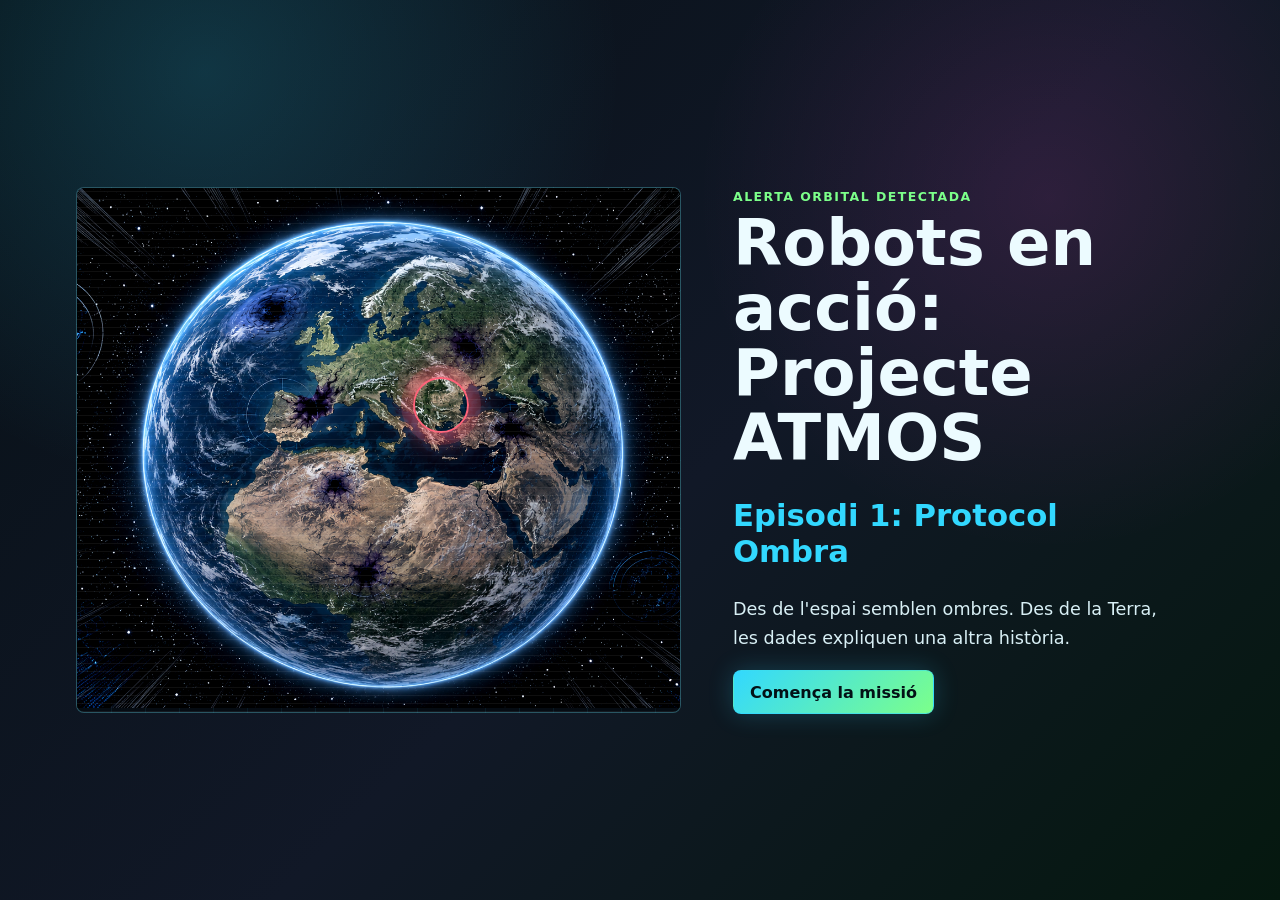
<file: index.html>
<!doctype html>
<html lang="ca">
  <head>
    <meta charset="UTF-8" />
    <meta name="viewport" content="width=device-width, initial-scale=1.0" />
    <title>Robots en acció: Projecte ATMOS</title>
    <link rel="stylesheet" href="webapp/styles.css" />
  </head>
  <body>
    <div id="webapp"></div>
    <script src="webapp/main.js"></script>
  </body>
</html>
</file>
<file: webapp/styles.css>
:root {
  color-scheme: dark;
  font-family: Inter, ui-sans-serif, system-ui, -apple-system, BlinkMacSystemFont, "Segoe UI", sans-serif;
  color: #ecfbff;
  background: #071016;
  --cian: #32d8ff;
  --verd: #7cff8a;
  --violeta: #9f7cff;
  --rosa: #ff4fd8;
  --ambre: #ffd166;
  --panell: rgba(8, 22, 32, 0.84);
  --linia: rgba(112, 232, 255, 0.34);
  --mut: #a9c5cf;
  --alerta: #ff6278;
}

* {
  box-sizing: border-box;
}

body {
  margin: 0;
  min-width: 320px;
  min-height: 100vh;
  background:
    radial-gradient(circle at 16% 8%, rgba(50, 216, 255, 0.18), transparent 26rem),
    radial-gradient(circle at 82% 22%, rgba(255, 79, 216, 0.12), transparent 22rem),
    linear-gradient(135deg, #071016 0%, #111827 54%, #05180f 100%);
}

button,
select {
  font: inherit;
}

.capcalera,
.graella,
.progres,
.inici,
.final {
  width: min(1180px, 100%);
  margin: 0 auto;
}

.capcalera {
  display: flex;
  justify-content: space-between;
  gap: 20px;
  padding: 24px 24px 18px;
}

.capcalera h1,
.copia-inici h1,
.copia-final h1 {
  margin: 6px 0;
  line-height: 1.02;
  letter-spacing: 0;
}

.capcalera h1 {
  font-size: clamp(1.6rem, 3vw, 3rem);
}

.etiqueta,
.senyal {
  color: var(--verd);
  font-size: 0.78rem;
  font-weight: 800;
  letter-spacing: 0.12em;
  text-transform: uppercase;
}

.eines,
.botons {
  display: flex;
  flex-wrap: wrap;
  align-items: center;
  justify-content: flex-end;
  gap: 10px;
}

.temps {
  min-width: 170px;
  border: 1px solid var(--linia);
  border-radius: 8px;
  padding: 9px 12px;
  background: var(--panell);
}

.temps span {
  display: block;
  color: var(--mut);
  font-size: 0.72rem;
  text-transform: uppercase;
}

.temps strong {
  color: var(--ambre);
}

.boto {
  min-height: 44px;
  border: 1px solid rgba(50, 216, 255, 0.54);
  border-radius: 8px;
  padding: 10px 16px;
  color: #031116;
  background: linear-gradient(135deg, var(--cian), var(--verd));
  box-shadow: 0 0 24px rgba(50, 216, 255, 0.22);
  cursor: pointer;
  font-weight: 800;
}

.boto.secundari {
  color: #e8fbff;
  background: rgba(9, 32, 43, 0.72);
}

.boto:disabled {
  cursor: not-allowed;
  opacity: 0.45;
}

.progres {
  display: grid;
  grid-template-columns: 1fr auto;
  gap: 14px;
  align-items: center;
  padding: 0 24px 22px;
}

.progres::before {
  content: "";
  grid-column: 1;
  height: 12px;
  border: 1px solid var(--linia);
  border-radius: 999px;
  background: rgba(255, 255, 255, 0.06);
}

.progres span {
  grid-column: 1;
  grid-row: 1;
  height: 12px;
  border-radius: 999px;
  background: linear-gradient(90deg, var(--verd), var(--cian), var(--rosa));
  transition: width 350ms ease;
}

.progres strong {
  grid-column: 2;
}

.graella {
  display: grid;
  grid-template-columns: minmax(0, 1fr) 310px;
  gap: 22px;
  align-items: start;
  padding: 0 24px 24px;
}

.escena {
  display: grid;
  gap: 18px;
}

.panell,
.pistes,
.temps,
.sobreposat {
  border: 1px solid var(--linia);
  border-radius: 8px;
  background: var(--panell);
  box-shadow: inset 0 0 28px rgba(50, 216, 255, 0.07), 0 18px 50px rgba(0, 0, 0, 0.28);
}

.panell,
.pistes {
  padding: 18px;
}

.pistes {
  position: sticky;
  top: 18px;
}

.pistes ul {
  display: grid;
  gap: 12px;
  padding-left: 18px;
}

.inici,
.final {
  min-height: 100vh;
  display: grid;
  grid-template-columns: minmax(320px, 1.1fr) minmax(320px, 0.9fr);
  gap: 28px;
  align-items: center;
  padding: 26px;
}

.orbita,
.mapa-final {
  position: relative;
  min-height: 520px;
  overflow: hidden;
  border: 1px solid var(--linia);
  border-radius: 8px;
  background:
    linear-gradient(rgba(50, 216, 255, 0.08) 1px, transparent 1px),
    linear-gradient(90deg, rgba(50, 216, 255, 0.08) 1px, transparent 1px),
    #050b12;
  background-size: 34px 34px;
}

.orbita img,
.mapa-final img {
  width: 100%;
  height: 100%;
  min-height: inherit;
  object-fit: cover;
  filter: contrast(1.05) saturate(1.14);
}

.orbita::after,
.mapa-final::after {
  content: "";
  position: absolute;
  inset: 0;
  background: repeating-linear-gradient(0deg, rgba(255, 255, 255, 0.06), rgba(255, 255, 255, 0.06) 1px, transparent 1px, transparent 8px);
  mix-blend-mode: screen;
  pointer-events: none;
  animation: escaneja 5s linear infinite;
}

.marca-catalunya {
  position: absolute;
  right: 35%;
  top: 36%;
  width: 56px;
  height: 56px;
  border: 2px solid var(--alerta);
  border-radius: 50%;
  box-shadow: 0 0 0 12px rgba(255, 98, 120, 0.16), 0 0 32px var(--alerta);
}

.copia-inici,
.copia-final {
  padding: 24px;
}

.copia-inici h1,
.copia-final h1 {
  font-size: clamp(2.4rem, 5vw, 5.2rem);
}

.copia-inici h2,
.copia-final h2 {
  color: var(--cian);
  font-size: clamp(1.2rem, 2.4vw, 2rem);
}

.copia-inici p,
.copia-final p,
.dialeg p {
  color: #d8eff5;
  font-size: 1.1rem;
  line-height: 1.65;
}

.dialeg {
  display: grid;
  grid-template-columns: 280px 1fr;
  gap: 18px;
}

.personatges {
  display: grid;
  grid-template-columns: repeat(auto-fit, minmax(72px, 1fr));
  gap: 10px;
}

.personatges figure,
.sospitosos figure {
  margin: 0;
  text-align: center;
}

.personatges img {
  width: 100%;
  aspect-ratio: 1;
  object-fit: contain;
  border-radius: 8px;
  background: rgba(255, 255, 255, 0.06);
}

figcaption {
  margin-top: 6px;
  color: var(--verd);
  font-weight: 800;
}

.tokens,
.zones,
.sospitosos,
.relacions {
  display: grid;
  gap: 12px;
}

.tokens {
  grid-template-columns: repeat(3, minmax(130px, 1fr));
}

.zones {
  grid-template-columns: repeat(3, minmax(0, 1fr));
}

.sospitosos {
  grid-template-columns: repeat(6, minmax(120px, 1fr));
}

.relacions {
  grid-template-columns: repeat(2, minmax(0, 1fr));
}

.targeta-token,
.zona,
.hipotesi,
.relacio {
  border: 1px solid rgba(124, 255, 138, 0.28);
  border-radius: 8px;
  padding: 14px;
  color: #eefdff;
  background: rgba(7, 25, 33, 0.78);
}

.targeta-token,
.zona,
.hipotesi {
  cursor: pointer;
  text-align: left;
}

.zona,
.relacio {
  display: grid;
  gap: 8px;
}

.hipotesi {
  display: block;
  width: 100%;
  margin: 10px 0;
}

.targeta-token:hover,
.zona:hover,
.hipotesi:hover {
  border-color: var(--verd);
  transform: translateY(-1px);
}

.targeta-token.seleccionada {
  border-color: var(--verd);
  color: #031116;
  background: linear-gradient(135deg, var(--verd), var(--cian));
  box-shadow: 0 0 22px rgba(124, 255, 138, 0.24);
}

.sequencia {
  display: flex;
  flex-wrap: wrap;
  gap: 8px;
  min-height: 40px;
  margin: 14px 0;
}

.sequencia span {
  border: 1px solid var(--linia);
  border-radius: 999px;
  padding: 8px 12px;
  background: rgba(50, 216, 255, 0.1);
}

.resposta {
  color: var(--ambre);
  line-height: 1.5;
}

.resposta.exit {
  color: var(--verd);
}

.laboratori {
  min-height: 430px;
  display: grid;
  align-items: end;
  border-radius: 8px;
  background-size: cover;
  background-position: center;
  overflow: hidden;
}

.sobreposat {
  margin: 18px;
  padding: 16px;
  backdrop-filter: blur(4px);
}

.sospitosos img {
  width: 100%;
  aspect-ratio: 4 / 5;
  object-fit: cover;
  border-radius: 6px;
}

.relacio {
  grid-template-columns: 86px 1fr;
  align-items: center;
}

.relacio img {
  width: 86px;
  aspect-ratio: 1;
  object-fit: contain;
  border-radius: 6px;
  background: rgba(255, 255, 255, 0.07);
}

.relacio select {
  grid-column: 1 / -1;
  width: 100%;
  min-height: 42px;
  border: 1px solid var(--linia);
  border-radius: 8px;
  color: #eefdff;
  background: #0b2130;
}

.avanc {
  display: flex;
  justify-content: space-between;
  align-items: center;
  gap: 14px;
}

.codi {
  display: inline-block;
  margin: 10px 0 18px;
  border: 1px solid var(--verd);
  border-radius: 8px;
  padding: 12px 16px;
  color: var(--verd);
  background: rgba(124, 255, 138, 0.09);
  font-size: 1.35rem;
  font-weight: 900;
}

.escaneig {
  position: absolute;
  inset-inline: 0;
  top: 0;
  height: 4px;
  background: var(--verd);
  box-shadow: 0 0 22px var(--verd);
  animation: cau 2.8s ease-in-out infinite;
}

.pistes-final {
  margin-top: 14px;
  border-left: 3px solid var(--cian);
  padding-left: 12px;
}

@keyframes escaneja {
  from {
    transform: translateY(-12px);
  }
  to {
    transform: translateY(12px);
  }
}

@keyframes cau {
  0%, 100% {
    transform: translateY(0);
  }
  50% {
    transform: translateY(520px);
  }
}

@media (max-width: 980px) {
  .inici,
  .final,
  .graella,
  .dialeg {
    grid-template-columns: 1fr;
  }

  .pistes {
    position: static;
  }

  .sospitosos,
  .relacions,
  .zones {
    grid-template-columns: repeat(2, minmax(0, 1fr));
  }
}

@media (max-width: 680px) {
  .capcalera,
  .avanc {
    align-items: stretch;
    flex-direction: column;
  }

  .inici,
  .final,
  .graella,
  .capcalera,
  .progres {
    padding-inline: 16px;
  }

  .boto {
    width: 100%;
  }

  .tokens,
  .sospitosos,
  .relacions,
  .zones {
    grid-template-columns: 1fr;
  }

  .orbita,
  .mapa-final {
    min-height: 360px;
  }
}
</file>
